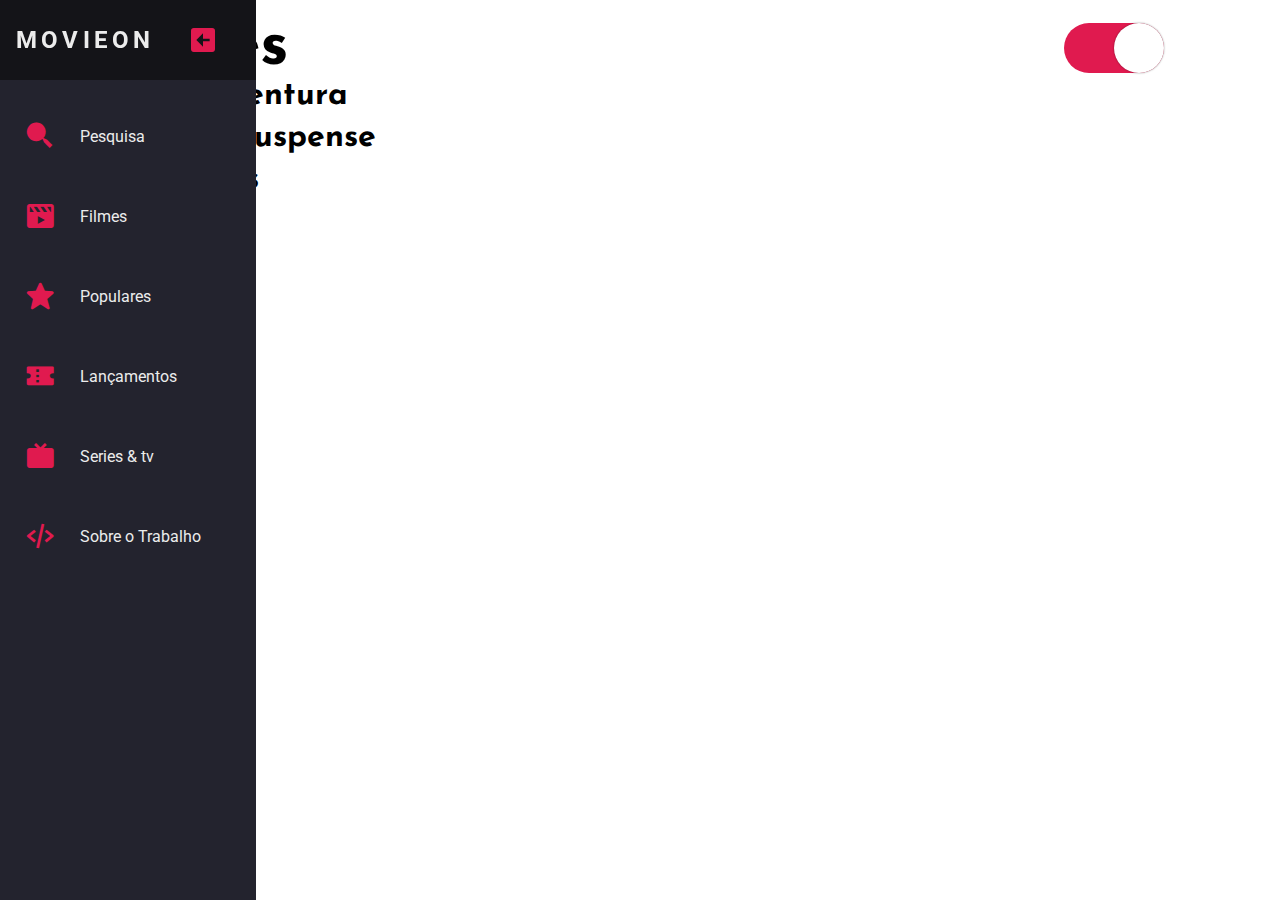
<file: index.html>
<!DOCTYPE html>
<html lang="en" class="view" data-theme="default">

<head>
  <meta charset="UTF-8">
  <meta http-equiv="X-UA-Compatible" content="IE=edge">
  <meta name="viewport" content="width=device-width, initial-scale=1.0">
  <link href='https://unpkg.com/boxicons@2.0.7/css/boxicons.min.css' rel='stylesheet'>
  <link rel="preconnect" href="https://fonts.gstatic.com">
  <link href="https://fonts.googleapis.com/css2?family=Josefin+Sans:wght@700&family=Roboto&display=swap"
    rel="stylesheet">

  <!--======CSSS=======-->
  <link rel="stylesheet" href="css/index.css">
  <title>Movie On</title>
</head>

<body onload="inicializacao()" >
  <nav class="navbar">
    <ul class="navbar-nav">
      <li class="logo" onclick="inicializacao()">
        <a href="#" class="nav-link">
          <span class="link-text logo-text">MovieOn</span>
          <i class='bx bxs-right-arrow-square'></i>
        </a>
      </li>
      <li class="nav-item">
        <a href="pages/pesquisa/pesquisa.html" class="nav-link">
          <i class='bx bxs-search-alt-2'></i>
          <span class="link-text">Pesquisa</span>
        </a>
      </li>

      <li class="nav-item">
        <a href="#" class="nav-link">
          <i class='bx bxs-movie-play'></i>
          <span class="link-text">Filmes</span>
        </a>
      </li>

      <li class="nav-item">
        <a href="pages/popular/popular.html" class="nav-link">
          <i class='bx bxs-star'></i>
          <span class="link-text">Populares</span>
        </a>
      </li>

      <li class="nav-item">
        <a href="pages/lancamentos/lancamentos.html" class="nav-link">
          <i class='bx bxs-coupon'></i>
          <span class="link-text">Lançamentos</span>
        </a>
      </li>

      <li class="nav-item">
        <a href="pages/series/series.html" class="nav-link">
          <i class='bx bxs-tv'></i>
          <span class="link-text">Series & tv</span>
        </a>
      </li>
      <li class="nav-item">
        <a href="pages/sobre/sobre.html" class="nav-link">
          <i class='bx bx-code-alt'></i>
          <span class="link-text">Sobre o Trabalho</span>
        </a>
      </li>
    </ul>
  </nav>


  <main class="main" >
    <header>
      <h1 class="page-title">Filmes</h1>
      <div class="demo">
        <form action="#">
          <div class="switch">
            <input id="switch-1" type="checkbox" class="switch-input" checked="checked">
            <label for="switch-1" class="switch-label">Switch</label>
          </div>
        </form>
      </div>
    </header>
    <section>
      <h2>Ação e aventura</h2>
      <div class="container" id="g28">

      </div>
    </section>
    <section>
      <h2>Drama e suspense</h2>
      <div class="container" id="g18">

      </div>
    </section>
    <section>
      <h2>Animações</h2>
      <div class="container" id="g16">

      </div>
    </section>
  </main>
  <script src="js/index.js"></script>
  <script src="js/mostrarDetalhes.js"></script>
  <script src="js/trocarTema.js"></script>
  <script>
    var darktheme = false;
    localStorage.setItem('darktheme', darktheme)
  </script>

</body>

</html>
</file>
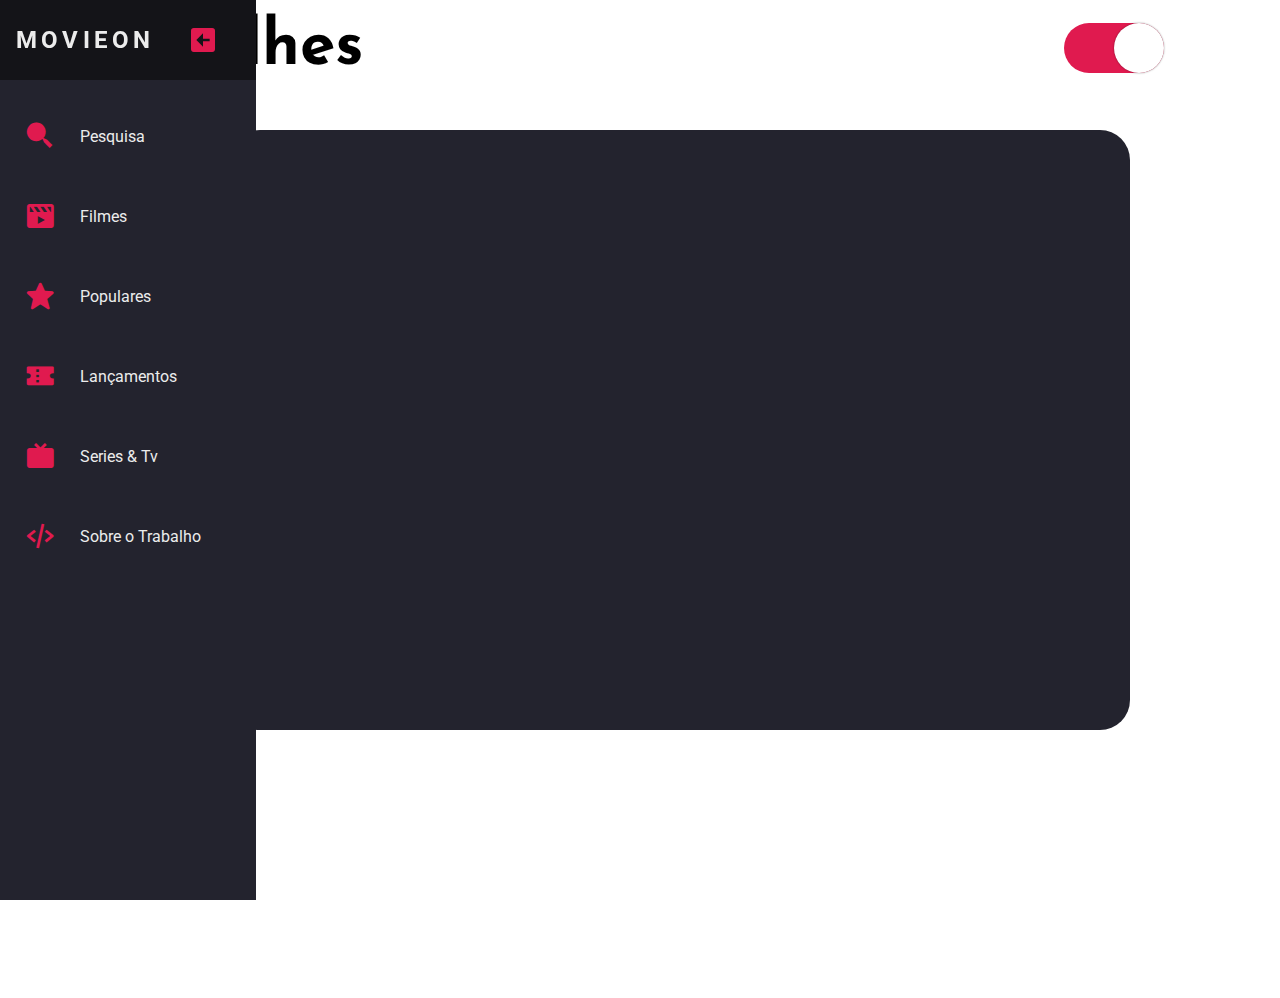
<file: pages/detalhes/detalhes.html>
<!DOCTYPE html>
<html lang="en" class="view" data-theme="default">

<head>
  <meta charset="UTF-8">
  <meta name="viewport" content="width=device-width, initial-scale=1.0">
  <link href='https://unpkg.com/boxicons@2.0.7/css/boxicons.min.css' rel='stylesheet'>
  <link rel="preconnect" href="https://fonts.gstatic.com">
  <link href="https://fonts.googleapis.com/css2?family=Josefin+Sans:wght@700&family=Roboto:wght@400;900&display=swap"rel="stylesheet">

  <!--======CSSS=======-->
  <link rel="stylesheet" href="../../css/index.css">
  <link rel="stylesheet" href="css/detalhes.css">
  <title>Movie On</title>
</head>

<body onload="buscarFilme()">
  <nav class="navbar">
    <ul class="navbar-nav">
      <li class="logo">
        <a href="#" class="nav-link">
          <span class="link-text logo-text">MovieOn</span>
          <i class='bx bxs-right-arrow-square'></i>
        </a>
      </li>
      <li class="nav-item">
        <a href="../pesquisa/pesquisa.html" class="nav-link">
          <i class='bx bxs-search-alt-2'></i>
          <span class="link-text">Pesquisa</span>
        </a>
      </li>

      <li class="nav-item">
        <a href="../../index.html" class="nav-link">
          <i class='bx bxs-movie-play'></i>
          <span class="link-text">Filmes</span>
        </a>
      </li>

      <li class="nav-item">
        <a href="../popular/popular.html" class="nav-link">
          <i class='bx bxs-star'></i>
          <span class="link-text">Populares</span>
        </a>
      </li>

      <li class="nav-item">
        <a href="../lancamentos/lancamentos.html" class="nav-link">
          <i class='bx bxs-coupon'></i>
          <span class="link-text">Lançamentos</span>
        </a>
      </li>

      <li class="nav-item">
        <a href="../series/series.html" class="nav-link">
          <i class='bx bxs-tv'></i>
          <span class="link-text">Series & Tv</span>
        </a>
      </li>
      <li class="nav-item">
        <a href="../sobre/sobre.html" class="nav-link">
          <i class='bx bx-code-alt'></i>
          <span class="link-text">Sobre o Trabalho</span>
        </a>
      </li>
    </ul>
  </nav>


  <main class="main-detalhes">
    <header>
      <h1 class="page-title">Detalhes</h1>
      
      <div class="demo">
        <form action="#">
          <div class="switch">
            <input id="switch-1" type="checkbox" class="switch-input" checked="checked">
            <label for="switch-1" class="switch-label">Switch</label>
          </div>
        </form>
      </div>
    </header>
    <div class="container-detalhes">
      <div class="conjunto-detalhe">

      </div>

    </div>
    </div>
  </main>
  <script src="js/detalhes.js"></script>
  <script src="../../js/trocarTema.js"></script>
  <script>
    varificaTema() 
  </script>


</body>

</html>
</file>
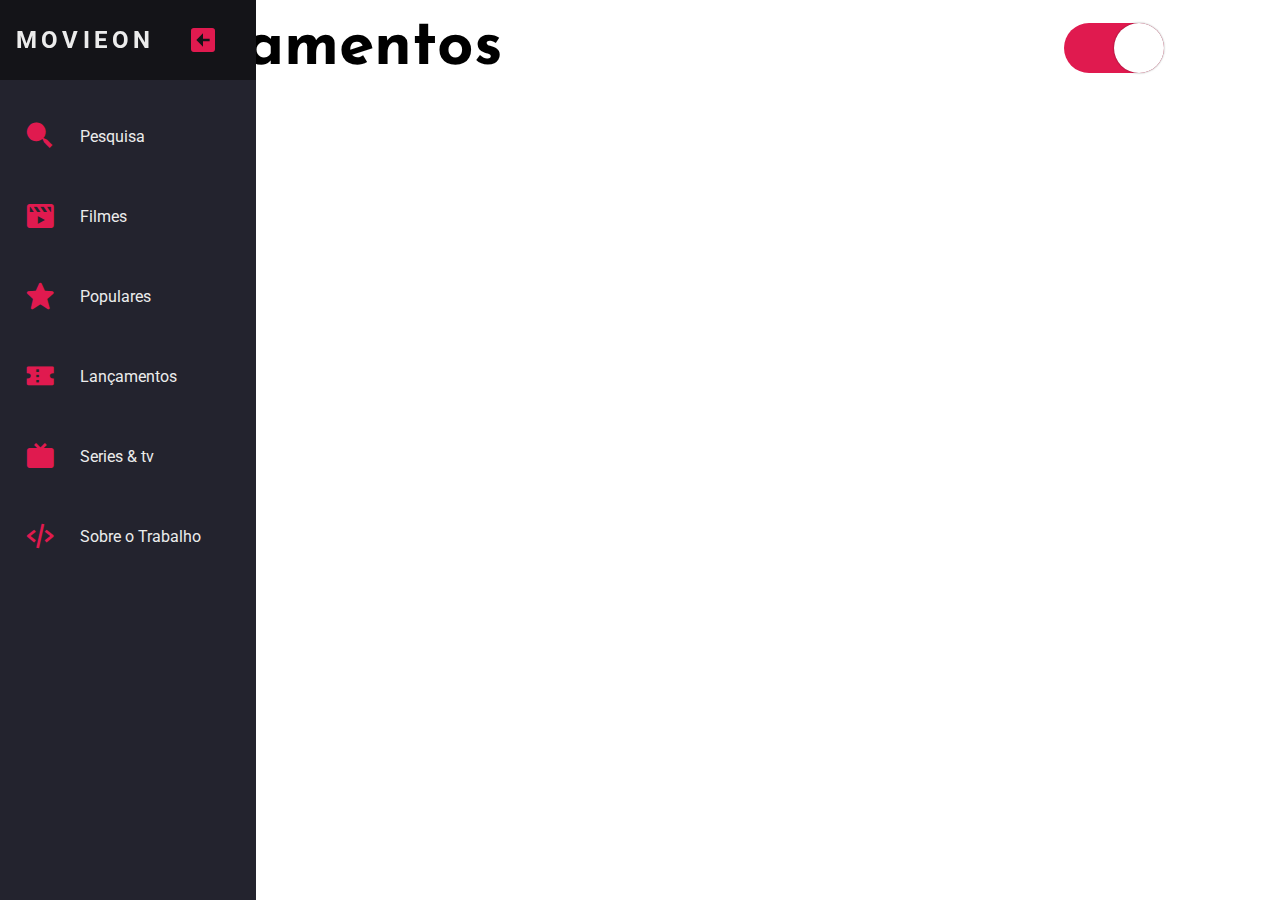
<file: pages/lancamentos/lancamentos.html>
<!DOCTYPE html>
<html lang="en" class="view" data-theme="default">

<head>
  <meta charset="UTF-8">
  <meta name="viewport" content="width=device-width, initial-scale=1.0">
  <link href='https://unpkg.com/boxicons@2.0.7/css/boxicons.min.css' rel='stylesheet'>
  <link rel="preconnect" href="https://fonts.gstatic.com">
  <link href="https://fonts.googleapis.com/css2?family=Josefin+Sans:wght@700&family=Roboto&display=swap" rel="stylesheet"> 

  <!--======CSSS=======-->
  <link rel="stylesheet" href="../../css/index.css">
  <link rel="stylesheet" href="css/lancamentos.css">
  <title>Movie On</title>
</head>

<body onload="inicializarLancamentos()">
  <nav class="navbar">
    <ul class="navbar-nav">
      <li class="logo">
        <a href="#" class="nav-link">
          <span class="link-text logo-text">MovieOn</span>
          <i class='bx bxs-right-arrow-square'></i>
        </a>
      </li>
      <li class="nav-item">
        <a href="../pesquisa/pesquisa.html" class="nav-link">
          <i class='bx bxs-search-alt-2'></i>
          <span class="link-text">Pesquisa</span>
        </a>
      </li>

      <li class="nav-item">
        <a href="../../index.html" class="nav-link">
          <i class='bx bxs-movie-play'></i>
          <span class="link-text">Filmes</span>
        </a>
      </li>

      <li class="nav-item">
        <a href="../popular/popular.html" class="nav-link">
          <i class='bx bxs-star'></i>
          <span class="link-text">Populares</span>
        </a>
      </li>

      <li class="nav-item">
        <a href="" class="nav-link">
          <i class='bx bxs-coupon'></i>
          <span class="link-text">Lançamentos</span>
        </a>
      </li>

      <li class="nav-item">
        <a href="../series/series.html" class="nav-link">
          <i class='bx bxs-tv'></i>
          <span class="link-text">Series & tv</span>
        </a>
      </li>
      <li class="nav-item">
        <a href="../sobre/sobre.html" class="nav-link">
          <i class='bx bx-code-alt' ></i>
          <span class="link-text">Sobre o Trabalho</span>
        </a>
      </li>
    </ul>
  </nav>

  
  <main>
    <header>
      <h1 class="page-title">Lançamentos</h1>
      <div class="demo">
        <form action="#">
          <div class="switch">
            <input id="switch-1" type="checkbox" class="switch-input" checked="checked">
            <label for="switch-1" class="switch-label">Switch</label>
          </div>
        </form>
      </div>
    </header>
    <div class="container-lancamentos">
        <!--
        <div class="movie-card-lancamentos">
          <div class="movie-poster-lancamentos">
            <img src="https://cdnstatic8.com/cinemaginando.com/wp-content/uploads/Ready-Player-One-recreate-poster-2.jpg"
            alt="">
          </div>
          <div class="movie-info-lancamentos">
            <ul>
              <li>titulo</li>
              <li>ano</li>
            </ul>
          </div>
        </div>
      -->
      </div>
  </main>
  <script src="js/lancamentos.js"></script>
  <script src="../../js/mostrarDetalhes.js"></script>
  <script src="../../js/trocarTema.js"></script>


</body>

</html>
</file>
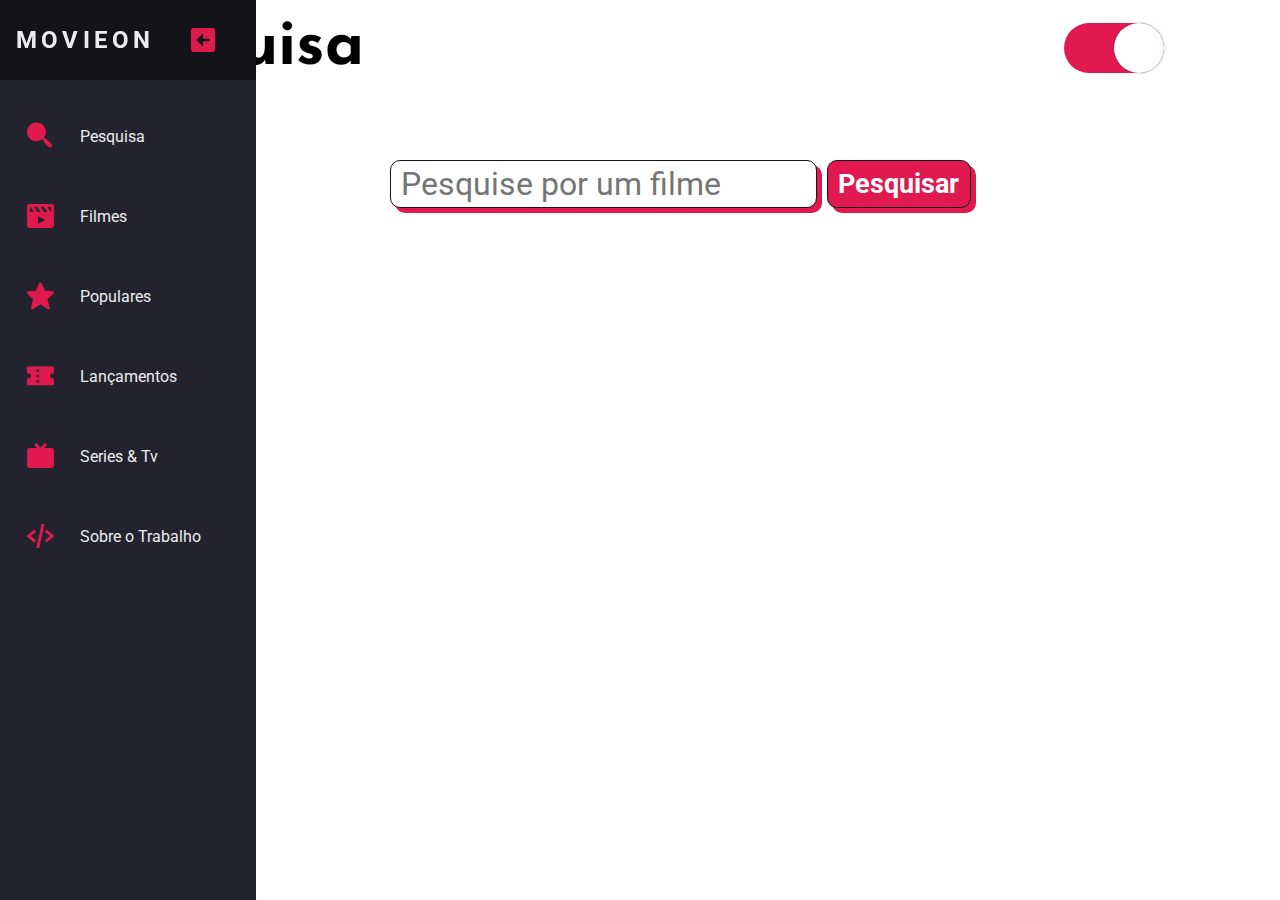
<file: pages/pesquisa/pesquisa.html>
<!DOCTYPE html>
<html lang="en" class="view" data-theme="default">

<head>
  <meta charset="UTF-8">
  <meta name="viewport" content="width=device-width, initial-scale=1.0">
  <link href='https://unpkg.com/boxicons@2.0.7/css/boxicons.min.css' rel='stylesheet'>
  <link rel="preconnect" href="https://fonts.gstatic.com">
  <link href="https://fonts.googleapis.com/css2?family=Josefin+Sans:wght@700&family=Roboto&display=swap" rel="stylesheet"> 

  <!--======CSSS=======-->
  <link rel="stylesheet" href="../../css/index.css">
  <link rel="stylesheet" href="css/pesquisa.css">
  <title>Movie On</title>
</head>

<body onload="">
  <nav class="navbar">
    <ul class="navbar-nav">
      <li class="logo">
        <a href="#" class="nav-link">
          <span class="link-text logo-text">MovieOn</span>
          <i class='bx bxs-right-arrow-square'></i>
        </a>
      </li>
      <li class="nav-item">
        <a href="#" class="nav-link">
          <i class='bx bxs-search-alt-2'></i>
          <span class="link-text">Pesquisa</span>
        </a>
      </li>

      <li class="nav-item">
        <a href="../../index.html" class="nav-link">
          <i class='bx bxs-movie-play'></i>
          <span class="link-text">Filmes</span>
        </a>
      </li>

      <li class="nav-item">
        <a href="#" class="nav-link">
          <i class='bx bxs-star'></i>
          <span class="link-text">Populares</span>
        </a>
      </li>

      <li class="nav-item">
        <a href="../lancamentos/lancamentos.html" class="nav-link">
          <i class='bx bxs-coupon'></i>
          <span class="link-text">Lançamentos</span>
        </a>
      </li>

      <li class="nav-item">
        <a href="../series/series.html" class="nav-link">
          <i class='bx bxs-tv'></i>
          <span class="link-text">Series & Tv</span>
        </a>
      </li>
      <li class="nav-item">
        <a href="../sobre/sobre.html" class="nav-link">
          <i class='bx bx-code-alt' ></i>
          <span class="link-text">Sobre o Trabalho</span>
        </a>
      </li>
    </ul>
  </nav>

  
  <main class="main-pesquisa">
    <header>
      <h1 class="page-title">Pesquisa</h1>
      <div class="demo">
        <form action="#">
          <div class="switch">
            <input id="switch-1" type="checkbox" class="switch-input" checked="checked">
            <label for="switch-1" class="switch-label">Switch</label>
          </div>
        </form>
      </div>
    </header>
    <div class="container-pesquisa">
      <div class="input-container">
        <input type="text" class="pesquisa" placeholder="Pesquise por um filme"/>
        <button class="botao-pesquisa"onclick="pesquisar()">Pesquisar</button>
      </div>
        <div class="resultado-pesquisa">
            
        </div>
      </div>
  </main>
  <script src="js/pesquisa.js"></script>
  <script src="../../js/mostrarDetalhes.js"></script>
  <script src="../../js/trocarTema.js"></script>

</body>

</html>
</file>
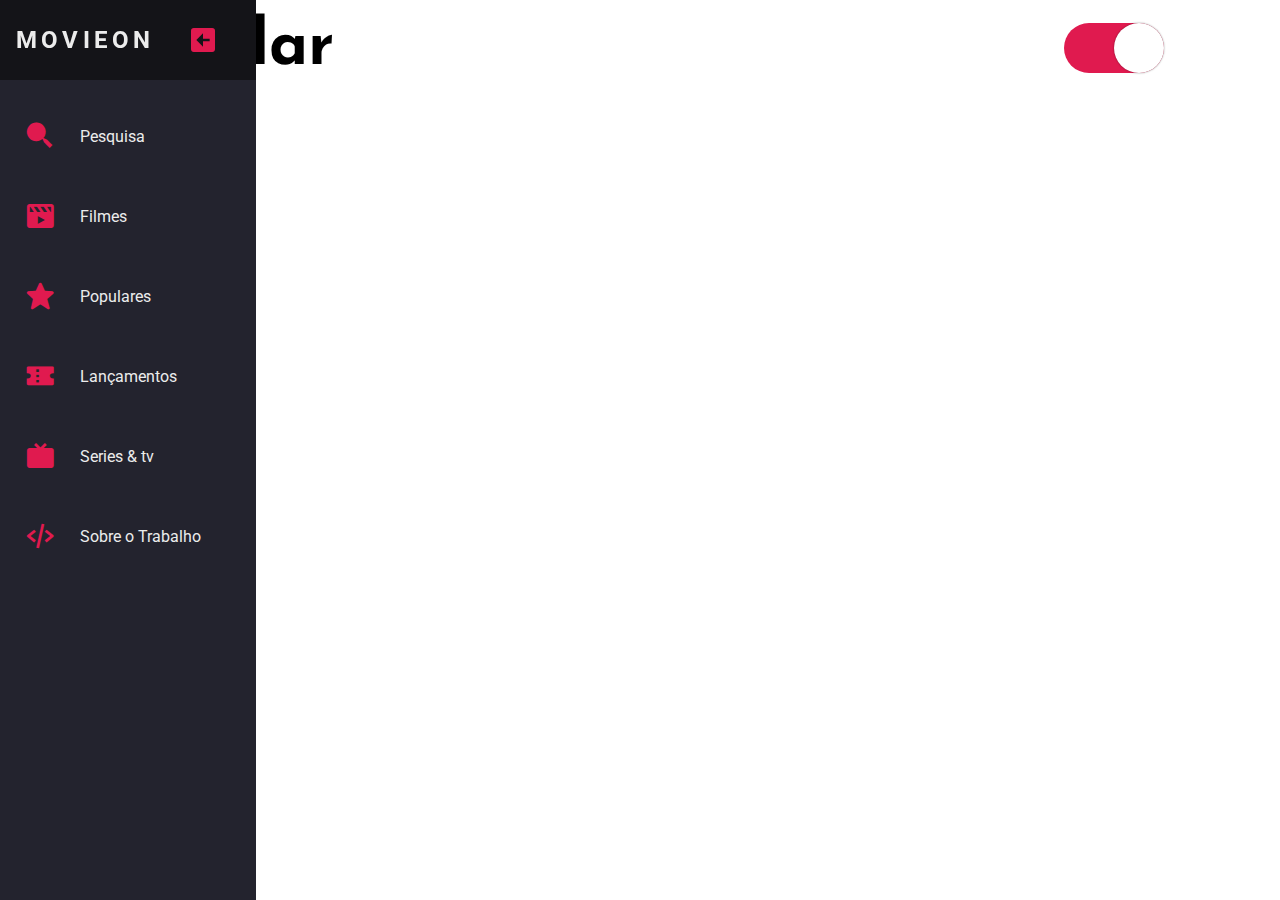
<file: pages/popular/popular.html>
<!DOCTYPE html>
<html lang="en" class="view" data-theme="default">

<head>
  <meta charset="UTF-8">
  <meta name="viewport" content="width=device-width, initial-scale=1.0">
  <link href='https://unpkg.com/boxicons@2.0.7/css/boxicons.min.css' rel='stylesheet'>
  <link rel="preconnect" href="https://fonts.gstatic.com">
  <link href="https://fonts.googleapis.com/css2?family=Josefin+Sans:wght@700&family=Roboto&display=swap" rel="stylesheet"> 

  <!--======CSSS=======-->
  <link rel="stylesheet" href="../../css/index.css">
  <link rel="stylesheet" href="css/popular.css">
  <title>Movie On</title>
</head>

<body onload="inicializarPopular()">
  <nav class="navbar">
    <ul class="navbar-nav">
      <li class="logo">
        <a href="#" class="nav-link">
          <span class="link-text logo-text">MovieOn</span>
          <i class='bx bxs-right-arrow-square'></i>
        </a>
      </li>
      <li class="nav-item">
        <a href="../pesquisa/pesquisa.html" class="nav-link">
          <i class='bx bxs-search-alt-2'></i>
          <span class="link-text">Pesquisa</span>
        </a>
      </li>

      <li class="nav-item">
        <a href="../../index.html" class="nav-link">
          <i class='bx bxs-movie-play'></i>
          <span class="link-text">Filmes</span>
        </a>
      </li>

      <li class="nav-item">
        <a href="../popular/popular.html" class="nav-link">
          <i class='bx bxs-star'></i>
          <span class="link-text">Populares</span>
        </a>
      </li>

      <li class="nav-item">
        <a href="../lancamentos/lancamentos.html" class="nav-link">
          <i class='bx bxs-coupon'></i>
          <span class="link-text">Lançamentos</span>
        </a>
      </li>

      <li class="nav-item">
        <a href="../series/series.html" class="nav-link">
          <i class='bx bxs-tv'></i>
          <span class="link-text">Series & tv</span>
        </a>
      </li>
      <li class="nav-item">
        <a href="../sobre/sobre.html" class="nav-link">
          <i class='bx bx-code-alt' ></i>
          <span class="link-text">Sobre o Trabalho</span>
        </a>
      </li>
    </ul>
  </nav>

  
  <main>
    <header>
      <h1 class="page-title">Popular</h1>
      <div class="demo">
        <form action="#">
          <div class="switch">
            <input id="switch-1" type="checkbox" class="switch-input" checked="checked">
            <label for="switch-1" class="switch-label">Switch</label>
          </div>
        </form>
      </div>
    </header>
    
    <div class="container-popular">
        <!--
        <div class="movie-card-lancamentos">
          <div class="movie-poster-lancamentos">
            <img src="https://cdnstatic8.com/cinemaginando.com/wp-content/uploads/Ready-Player-One-recreate-poster-2.jpg"
            alt="">
          </div>
          <div class="movie-info-lancamentos">
            <ul>
              <li>titulo</li>
              <li>ano</li>
            </ul>
          </div>
        </div>
      -->
      </div>
  </main>
  <script src="js/popular.js"></script>
  <script src="../../js/mostrarDetalhes.js"></script>
  <script src="../../js/trocarTema.js"></script>
  <script>
    varificaTema() 
  </script>


</body>

</html>
</file>
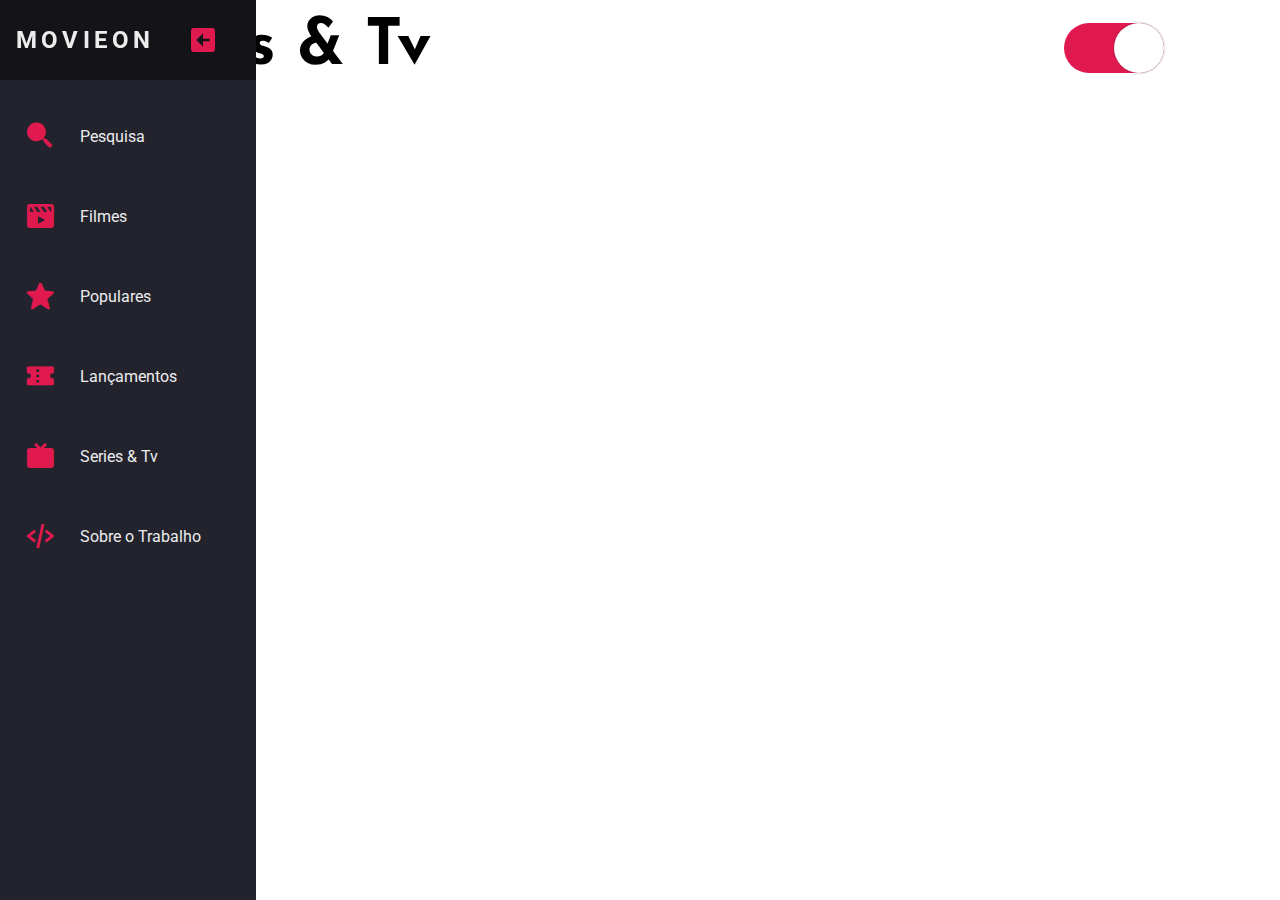
<file: pages/series/series.html>
<!DOCTYPE html>
<html lang="en" class="view" data-theme="default">

<head>
  <meta charset="UTF-8">
  <meta name="viewport" content="width=device-width, initial-scale=1.0">
  <link href='https://unpkg.com/boxicons@2.0.7/css/boxicons.min.css' rel='stylesheet'>
  <link rel="preconnect" href="https://fonts.gstatic.com">
  <link href="https://fonts.googleapis.com/css2?family=Josefin+Sans:wght@700&family=Roboto&display=swap"
    rel="stylesheet">

  <!--======CSSS=======-->
  <link rel="stylesheet" href="../../css/index.css">
  <link rel="stylesheet" href="css/series.css">
  <title>Movie On</title>
</head>

<body onload="inicializarSeries()">
  <nav class="navbar">
    <ul class="navbar-nav">
      <li class="logo">
        <a href="#" class="nav-link">
          <span class="link-text logo-text">MovieOn</span>
          <i class='bx bxs-right-arrow-square'></i>
        </a>
      </li>
      <li class="nav-item">
        <a href="../pesquisa/pesquisa.html" class="nav-link">
          <i class='bx bxs-search-alt-2'></i>
          <span class="link-text">Pesquisa</span>
        </a>
      </li>

      <li class="nav-item">
        <a href="../../index.html" class="nav-link">
          <i class='bx bxs-movie-play'></i>
          <span class="link-text">Filmes</span>
        </a>
      </li>

      <li class="nav-item">
        <a href="#" class="nav-link">
          <i class='bx bxs-star'></i>
          <span class="link-text">Populares</span>
        </a>
      </li>

      <li class="nav-item">
        <a href="../lancamentos/lancamentos.html" class="nav-link">
          <i class='bx bxs-coupon'></i>
          <span class="link-text">Lançamentos</span>
        </a>
      </li>

      <li class="nav-item">
        <a href="#" class="nav-link">
          <i class='bx bxs-tv'></i>
          <span class="link-text">Series & Tv</span>
        </a>
      </li>
      <li class="nav-item">
        <a href="../sobre/sobre.html" class="nav-link">
          <i class='bx bx-code-alt'></i>
          <span class="link-text">Sobre o Trabalho</span>
        </a>
      </li>
    </ul>
  </nav>


  <main>
    <header>

      <h1 class="page-title">Series & Tv</h1>
      <div class="demo">
        <form action="#">
          <div class="switch">
            <input id="switch-1" type="checkbox" class="switch-input" checked="checked">
            <label for="switch-1" class="switch-label">Switch</label>
          </div>
        </form>
      </div>
    </header>
    <div class="container-series">
      <!--
        <div class="movie-card-lancamentos">
          <div class="movie-poster-lancamentos">
            <img src="https://cdnstatic8.com/cinemaginando.com/wp-content/uploads/Ready-Player-One-recreate-poster-2.jpg"
            alt="">
          </div>
          <div class="movie-info-lancamentos">
            <ul>
              <li>titulo</li>
              <li>ano</li>
            </ul>
          </div>
        </div>
      -->
    </div>
  </main>
  <script src="js/series.js"></script>
  <script src="../../js/trocarTema.js"></script>

</body>

</html>
</file>
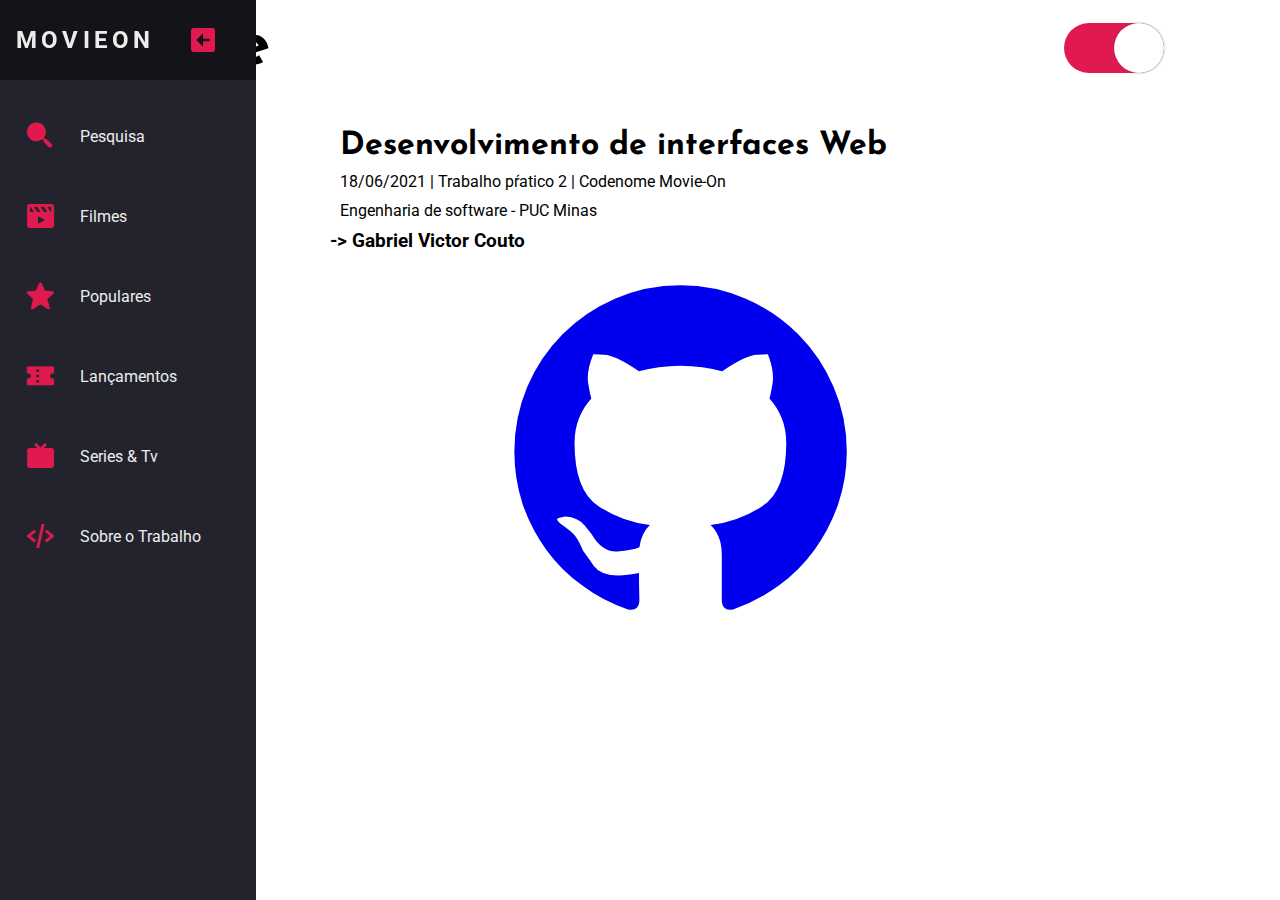
<file: pages/sobre/sobre.html>
<!DOCTYPE html>
<html lang="en" class="view" data-theme="default">

<head>
  <meta charset="UTF-8">
  <meta name="viewport" content="width=device-width, initial-scale=1.0">
  <link href='https://unpkg.com/boxicons@2.0.7/css/boxicons.min.css' rel='stylesheet'>
  <link rel="preconnect" href="https://fonts.gstatic.com">
  <link href="https://fonts.googleapis.com/css2?family=Josefin+Sans:wght@700&family=Roboto:wght@400;900&display=swap"rel="stylesheet">

  <!--======CSSS=======-->
  <link rel="stylesheet" href="../../css/index.css">
  <link rel="stylesheet" href="css/sobre.css">
  <title>Movie On</title>
</head>

<body onload="buscarFilme()">
  <nav class="navbar">
    <ul class="navbar-nav">
      <li class="logo">
        <a href="#" class="nav-link">
          <span class="link-text logo-text">MovieOn</span>
          <i class='bx bxs-right-arrow-square'></i>
        </a>
      </li>
      <li class="nav-item">
        <a href="../pesquisa/pesquisa.html" class="nav-link">
          <i class='bx bxs-search-alt-2'></i>
          <span class="link-text">Pesquisa</span>
        </a>
      </li>

      <li class="nav-item">
        <a href="../../index.html" class="nav-link">
          <i class='bx bxs-movie-play'></i>
          <span class="link-text">Filmes</span>
        </a>
      </li>

      <li class="nav-item">
        <a href="../popular/popular.html" class="nav-link">
          <i class='bx bxs-star'></i>
          <span class="link-text">Populares</span>
        </a>
      </li>

      <li class="nav-item">
        <a href="../lancamentos/lancamentos.html" class="nav-link">
          <i class='bx bxs-coupon'></i>
          <span class="link-text">Lançamentos</span>
        </a>
      </li>

      <li class="nav-item">
        <a href="../series/series.html" class="nav-link">
          <i class='bx bxs-tv'></i>
          <span class="link-text">Series & Tv</span>
        </a>
      </li>
      <li class="nav-item">
        <a href="#" class="nav-link">
          <i class='bx bx-code-alt'></i>
          <span class="link-text">Sobre o Trabalho</span>
        </a>
      </li>
    </ul>
  </nav>


  <main class="main-detalhes">
    <header>
      <h1 class="page-title">Sobre</h1>
      <div class="demo">
        <form action="#">
          <div class="switch">
            <input id="switch-1" type="checkbox" class="switch-input" checked="checked">
            <label for="switch-1" class="switch-label">Switch</label>
          </div>
        </form>
      </div>
    </header>

    <div class="container-sobre">
      <h2>Desenvolvimento de interfaces Web</h2>
      <p>18/06/2021 | Trabalho pŕatico 2 | Codenome Movie-On</p>
      <p>Engenharia de software - PUC Minas</p>

      <h3>-> Gabriel Victor Couto</h3>
      <div class="eu">
        <a href="https://github.com/G4BR-13-L/movie-on" target="_blank"><i class='bx bxl-github'></i></a>
      </div>

    </div>
  </main>
  <script src="../../js/trocarTema.js"></script>

</body>

</html>
</file>
<file: css/index.css>
/*=======================================*/

:root {
    /* CSS HEX */
    --bg-color: #fff;
    --txt-color: #000 --rich-black-fogra-39: #0c090dff;
    --ua-red: #e01a4fff;
    --fire-opal: #f15946ff;
    --orange-yellow: #f9c22eff;
    --maximum-blue: #53b3cbff;
    --azure-x-11-web-color: #dbe8ebff;
    --text-primary: #b6b6b6;
    --text-secondary: #ececec;
    --bg-primary: #23232e;
    --bg-secondary: #141418;
    --transition-speed: 600ms;
    font-family: 'Open Sans';
}

[data-theme="dark"] {
    --bg-color: #000;
    --txt-color: #fff;
    --rich-black-fogra-39: #0c090dff;
    --ua-red: #e01a4fff;
    --fire-opal: #f15946ff;
    --orange-yellow: #f9c22eff;
    --maximum-blue: #53b3cbff;
    --azure-x-11-web-color: #dbe8ebff;
    --text-primary: #b6b6b6;
    --text-secondary: #ececec;
    --bg-primary: #010111;
    --bg-secondary: #010111;
    --transition-speed: 600ms;
    font-family: 'Open Sans';
}

* {
    margin: 0;
    padding: 0;
    box-sizing: border-box;
    font-family: 'Roboto', sans-serif;
}

body::-webkit-scrollbar {
    width: 0.25rem;
}

body::-webkit-scrollbar-track {
    background: #1e1e24;
}

body::-webkit-scrollbar-thumb {
    background: #6649b8;
}

body {
    background-color: var(--bg-color);
}

h1 {
    font-family: 'Josefin Sans';
    font-size: 4rem;
}

h2 {
    font-family: 'Josefin Sans';
    font-size: 2rem;
}

main {
    margin-left: 5rem;
    padding: 1rem;
    background-color: var(--bg-color) !important;
    color: var(--txt-color) !important;
}

.navbar {
    position: fixed;
    background-color: var(--bg-primary);
    transition: width 600ms ease;
    overflow: scroll;
    z-index: 5;
}

.navbar i {
    font-size: 2rem;
    color: var(--ua-red);
}

.navbar-nav {
    list-style: none;
    padding: 0;
    margin: 0;
    display: flex;
    flex-direction: column;
    align-items: center;
    height: 100%;
}

.nav-item {
    width: 100%;
}

.nav-link {
    display: flex;
    align-items: center;
    height: 5rem;
    color: var(--text-secondary);
    text-decoration: none;
    transition: var(--transition-speed);
}

.nav-link:hover {
    filter: opacity(1);
    background: var(--bg-secondary);
    color: var(--text-secondary);
}

.link-text {
    display: none;
    margin-left: 1rem;
    color: var(--txt-color) !important;
}

.nav-link i {
    width: 1rem;
    min-width: 1rem;
    margin: 0 1.5rem;
}

.fa-primary {
    color: #ff7eee;
}

.fa-secondary {
    color: #df49a6;
}

.fa-primary, .fa-secondary {
    transition: var(--transition-speed);
}

.logo {
    font-weight: bold;
    text-transform: uppercase;
    margin-bottom: 1rem;
    text-align: center;
    color: var(--text-secondary);
    background: var(--bg-secondary);
    font-size: 1.5rem;
    letter-spacing: 0.3ch;
    width: 100%;
}

.logo i {
    width: 50px;
    transform: rotate(0deg);
    transition: var(--transition-speed);
}

.logo-text {
    display: inline;
    position: absolute;
    left: -999px;
    transition: var(--transition-speed);
}

.navbar:hover .logo i {
    transform: rotate(-180deg);
}

.container {
    margin-top: 10px;
    display: flex;
    flex-direction: row;
    flex-wrap: nowrap;
    overflow-x: auto;
    overflow-y: hidden;
    align-items: center;
}

.movie-card {
    min-width: 250px;
    border-radius: 20px;
    max-height: 390px;
    margin: 0 10px;
}

.movie-poster {
    position: relative;
    bottom: 0;
    top: 0;
    margin-top: auto;
    z-index: 1;
    width: 100%;
    overflow: hidden;
    transition: 200ms;
}

.movie-poster img {
    width: 100%;
    border-radius: 20px;
}

.movie-poster:hover {
    filter: opacity(0);
}

.movie-info {
    max-height: 150px;
    z-index: 0;
    width: 100%;
    overflow: hidden;
    padding: 20px;
    transform: translateY(-160%);
}

.movie-info ul {
    list-style: none;
}

/*Ativar e desativar o Dark Mode*/

header {
    display: flex;
    justify-content: space-between;
    align-items: center;
}

.demo {
    margin: 0px 100px 0px;
}

/**
   * Switch Styles
   */

/* Variables */

/* Switch Container */

.switch {
    position: relative;
    display: inline-block;
}

/* Hide the checkbox input (only needed for `:checked` property) */

.switch-input {
    display: none;
}

/* Switch */

.switch-label {
    display: block;
    width: 100px;
    height: 50px;
    text-indent: -150%;
    clip: rect(0 0 0 0);
    color: transparent;
    -webkit-user-select: none;
    -moz-user-select: none;
    -ms-user-select: none;
    user-select: none;
    /* Switch Rail & Knob */
    /* Switch Rail */
    /* Switch Knob */
}

.switch-label:before, .switch-label:after {
    content: "";
    display: block;
    position: absolute;
    cursor: pointer;
}

.switch-label:before {
    width: 100%;
    height: 100%;
    background-color: #dedede;
    border-radius: 9999em;
    transition: background-color 0.25s ease;
}

.switch-label:after {
    top: 0;
    left: 0;
    width: 50px;
    height: 50px;
    border-radius: 50%;
    background-color: #fff;
    box-shadow: 0 0 2px rgba(0, 0, 0, 0.45);
    transition: left 0.25s ease;
}

/* When input is checked */

.switch-input:checked+.switch-label {
    /* Switch Rail */
    /* Switch Knob */
}

.switch-input:checked+.switch-label:before {
    background-color: var(--ua-red);
}

.switch-input:checked+.switch-label:after {
    left: 50px;
}

/* Telas pequenas */

@media only screen and (max-width: 600px) {
    .navbar {
        bottom: 0;
        width: 100vw;
        height: 5rem;
    }
    .logo {
        display: none;
    }
    .navbar-nav {
        flex-direction: row;
    }
    .nav-link {
        justify-content: center;
    }
    main {
        margin: 0;
    }
    .container {
        margin-top: 0px !important;
        display: flex;
        flex-direction: row;
        flex-wrap: nowrap;
        overflow-x: auto;
        height: 500px;
    }
    .movie-card {
        margin: 0 10px;
        max-height: 500px;
    }
    .movie-poster {
        top: 0;
        width: 100%;
        overflow: hidden;
        transition: 200ms;
    }
    .movie-info {
        transform: translateY(0) !important;
    }
    header {
        display: flex;
        flex-direction: column;
        align-items: flex-start;
    }
    .demo {
        margin: 10px;
    }
    .switch-label {
        width: 50px;
        height: 25px;
    }
    .switch-label:after {
        width: 25px;
        height: 25px;
    }
    .switch-input:checked+.switch-label:after {
        left: 25px;
    }
}

/* Telas grandes */

@media only screen and (min-width: 600px) {
    .navbar {
        top: 0;
        width: 5rem;
        height: 100vh;
    }
    .navbar:hover {
        width: 16rem;
    }
    .navbar:hover .link-text {
        display: inline;
    }
    .navbar:hover .logo i {
        margin-left: 11rem;
    }
    .navbar:hover .logo-text {
        left: 0px;
    }
}
</file>
<file: pages/detalhes/css/detalhes.css>
.main-detalhes{
    height:100vh;
    background-color: var(--bg-color);
}
.container-detalhes{
    display: flex;
    justify-content: center;
    margin-top: 50px ;
    height: 100%;
}
.conjunto-detalhe{
    margin: 0 auto;
    display: flex;
    flex-direction: row;
    height: 600px;
    border-radius: 30px;
    width: 900px;
    background-color: var(--bg-primary);
}
.detalhe-poster{
    border-radius: 30px;
    width: 100%;
}
.detalhe-poster img{
    width: 100%;
    height: 100%;
    border-radius: 30px;
}
.detalhe-info{
    width: 100%;
    padding: 30px;
    font-size: 1.5rem;
    font-family: 'Roboto';
    color: var(--text-secondary);
}
.detalhe-info ul{
    list-style: none;
}
.detalhe-info ul li{
    margin: 10px 0 ;
}
.detalhe-info ul li strong{
    font-weight:900;
}


/* Telas pequenas */
@media only screen and (max-width: 600px) {
    .main-detalhes{
        height: auto;
        padding:0;
        margin-bottom: 50px;
    }
    .conjunto-detalhe{
        margin: 0 auto;
        display: flex;
        flex-direction: column;
        border-radius: 30px;
        width: 100%;
        height: auto;
        background-color: var(--bg-primary);
    }
    .container-detalhes{
        display: flex;
        justify-content: center;
        margin-top: 50px;
        height: auto;
    }
}
</file>
<file: pages/lancamentos/css/lancamentos.css>
.container-lancamentos{
    margin-top: 10px;
    display: flex;
    flex-direction: row;
    flex-wrap: wrap;
}
.movie-card-lancamentos{
    width: 250px;
    border-radius: 20px;
    margin: 0 10px;
}
.movie-poster-lancamentos{
    position: relative;
    bottom: 0;
    top: 0;
    margin-top: auto;
    z-index:1;
    width: 100%;
    overflow: hidden;
    transition: 200ms;
   
}
.movie-poster-lancamentos img{
    width: 100%;
    border-radius: 20px;
}
.movie-poster-lancamentos:hover{
    filter: opacity(0);
}
.movie-info-lancamentos{
    max-height: 150px;
    z-index:0;
    width: 100%;
    overflow:hidden;
    padding: 20px;
    transform: translateY(-160%);
    
}
.movie-info-lancamentos ul{
    list-style: none;
}








/* Telas pequenas */
@media only screen and (max-width: 600px) {
    .page-title{
        font-size: 3rem;
    }
    .container-lancamentos {
        margin-top: 0px !important;
        display: flex;
        flex-direction: row;
        flex-wrap: wrap;
        justify-content: space-evenly;
    }
    .movie-card-lancamentos{
        margin: 0 10px;
        max-height: 500px;
        width: 40%;
        border-radius: 10px;
    }
    .movie-poster-lancamentos{
        top: 0;
        width: 100%;
        overflow: hidden;
        transition: 200ms;
        border-radius: 10px;
       
    }
    .movie-poster-lancamentos img{
        border-radius: 10px;
       
    }
    .movie-info-lancamentos{
        transform: translateY(0) !important;
    }
}
</file>
<file: pages/pesquisa/css/pesquisa.css>
.container-pesquisa{
    margin:0 auto;
    display: flex;
    justify-content: center;
    flex-direction: column;
}
.input-container{
    margin-top: 80px;
    display: flex;
    align-items: center;
    justify-content: center;
}
.botao-pesquisa{
    background-color: var(--ua-red);
    color: white;
    width: 9rem; 
    height: 3rem;
    margin-left: 10px;
    border-radius: 10px;
    box-shadow: 5px 5px 0px var(--ua-red);
    border:none;
    font-size: 1.7rem;
    font-family: 'Roboto';
    font-weight: bolder;
    transition: 600ms;
    border: 1px solid var(--bg-secondary);
}
.botao-pesquisa:hover{
    background-color: white;
    color: var(--ua-red)!important;
}

.pesquisa{
    font-size:2rem ;
    padding: 10px;
    height:3rem;
    border-radius: 10px;
    box-shadow: 0 0 100px #bbb;
    color: var(--bg-primary);
    border: 1px solid var(--bg-secondary);
    box-shadow: 5px 5px 0px var(--ua-red);
}


.main-pesquisa{

}
.resultado-pesquisa{
    margin-top: 10px;
    display: flex;
    flex-direction: row;
    flex-wrap: wrap !important;
}
.movie-card-pesquisa{
    width: 200px;
    border-radius: 20px;
    margin: 0 10px;
}
.movie-poster-pesquisa{
    position: relative;
    bottom: 0;
    top: 0;
    margin-top: auto;
    z-index:1;
    width: 100%;
    overflow: hidden;
    transition: 200ms;
   
}
.movie-poster-pesquisa img{
    width: 100%;
    border-radius: 20px;
}
.movie-poster-pesquisa:hover{
    filter: opacity(0);
}
.movie-info-pesquisa{
    max-height: 150px;
    z-index:0;
    width: 100%;
    overflow:hidden;
    padding: 20px;
    transform: translateY(-160%);
    
}
.movie-info-pesquisa ul{
    list-style: none;
}
.nada-encontrado{
    display: flex;
    justify-content: center;
    flex-direction: column;
    margin: 50px auto 0;
    text-align: center;
    color:#999
}
.nada-encontrado i{
    font-size: 15rem;
    text-align: center;
}





/* Telas pequenas */
@media only screen and (max-width: 600px) {
    .resultado-pesquisa{
        margin-top: 0px !important;
        display: flex;
        flex-direction: row;
        flex-wrap: nowrap;
        justify-content: space-evenly;
    }
    .movie-card-pesquisa{
        margin: 0 10px;
        max-height: 500px;
        width: 40%;
        border-radius: 10px;
    }
    .movie-poster-pesquisa{
        top: 0;
        width: 100%;
        overflow: hidden;
        transition: 200ms;
        border-radius: 10px;
    }
    .movie-poster-pesquisa img{
        border-radius: 10px;
    }
    .movie-info-pesquisa{
        transform: translateY(0) !important;
    }
    .input-container{
        display: flex;
        flex-direction: column;
        justify-content: center;
    }
    .pesquisa{
        width:80%;
        margin-bottom: 20px;
    }
}
</file>
<file: pages/popular/css/popular.css>
.container-popular{
    margin-top: 10px;
    display: flex;
    flex-direction: row;
    flex-wrap: wrap;
}
.movie-card-popular{
    width: 250px;
    border-radius: 20px;
    margin: 0 10px;
}
.movie-poster-popular{
    position: relative;
    bottom: 0;
    top: 0;
    margin-top: auto;
    z-index:1;
    width: 100%;
    overflow: hidden;
    transition: 200ms;
   
}
.movie-poster-popular img{
    width: 100%;
    border-radius: 20px;
}
.movie-poster-popular:hover{
    filter: opacity(0);
}
.movie-info-popular{
    max-height: 150px;
    z-index:0;
    width: 100%;
    overflow:hidden;
    padding: 20px;
    transform: translateY(-160%);
    
}
.movie-info-popular ul{
    list-style: none;
}








/* Telas pequenas */
@media only screen and (max-width: 600px) {
    .container-popular{
        margin-top: 0px !important;
        display: flex;
        flex-direction: row;
        flex-wrap: wrap;
        justify-content: space-evenly;
    }
    .movie-card-popular{
        margin: 0 10px;
        max-height: 500px;
        width: 40%;
        border-radius: 10px;
    }
    .movie-poster-popular{
        top: 0;
        width: 100%;
        overflow: hidden;
        transition: 200ms;
        border-radius: 10px;
       
    }
    .movie-poster-popular img{
        border-radius: 10px;
       
    }
    .movie-info-popular{
        transform: translateY(0) !important;
    }
}
</file>
<file: pages/series/css/series.css>
.container-series{
    margin-top: 10px;
    display: flex;
    flex-direction: row;
    flex-wrap: wrap;
}
.movie-card-series{
    width: 250px;
    border-radius: 20px;
    margin: 0 10px;
}
.movie-poster-series{
    position: relative;
    bottom: 0;
    top: 0;
    margin-top: auto;
    z-index:1;
    width: 100%;
    overflow: hidden;
    transition: 200ms;
   
}
.movie-poster-series img{
    width: 100%;
    border-radius: 20px;
}
.movie-poster-series:hover{
    filter: opacity(0);
}
.movie-info-series{
    max-height: 150px;
    z-index:0;
    width: 100%;
    overflow:hidden;
    padding: 20px;
    transform: translateY(-160%);
    
}
.movie-info-series ul{
    list-style: none;
}








/* Telas pequenas */
@media only screen and (max-width: 600px) {
    .container-series{
        margin-top: 0px !important;
        display: flex;
        flex-direction: row;
        flex-wrap: nowrap;
        overflow-x: auto;
        height: 500px;
    }
    .movie-card-series{
        margin: 0 10px;
        min-width: 250px !important;
    }
    .movie-poster-series{
        top: 0;
        width: 100%;
        overflow: hidden;
        transition: 200ms;
       
    }
    .movie-info-series{
        transform: translateY(0) !important;
    }
}
</file>
<file: pages/sobre/css/sobre.css>
.main-detalhes {
    height: 100vh;
}

.container-sobre {
    width: 700px;
    margin: 50px auto;
}

p, h2 {
    margin: 10px;
}

.eu {
    display: flex;
    align-items: center;
    justify-content: center;
    font-size: 400px;
    text-align: center;
}

/* Telas pequenas */

@media only screen and (max-width: 600px) {
    .main-detalhes {
        height: auto;
        padding: 0;
        margin: 50px
    }
    .container-sobre {
        width: 98%;
        margin: 50px auto;
    }
}
</file>
